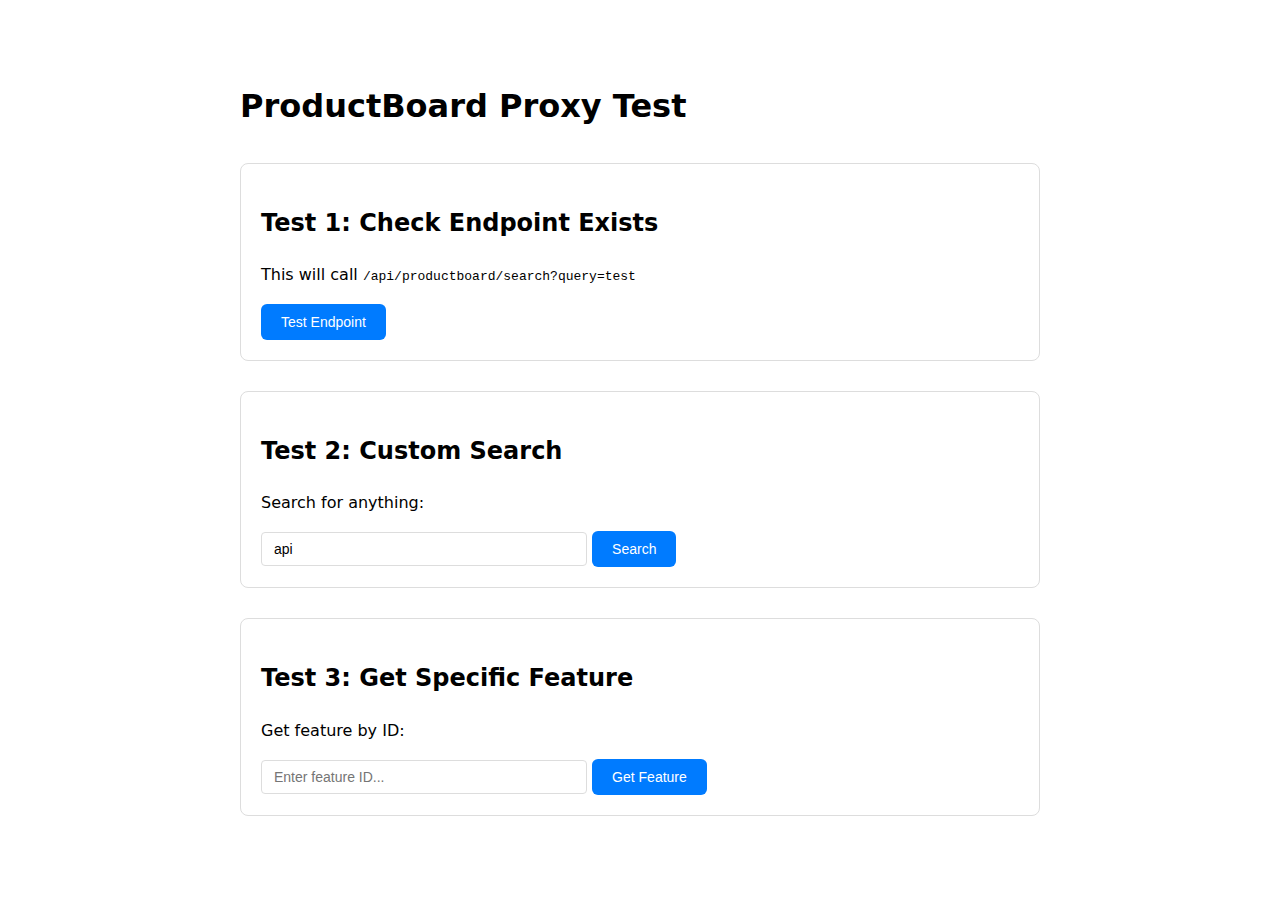
<file: _backup/test_productboard.html>
<!DOCTYPE html>
<html>
<head>
  <title>ProductBoard Proxy Test</title>
  <style>
    body {
      font-family: system-ui, -apple-system, sans-serif;
      max-width: 800px;
      margin: 40px auto;
      padding: 20px;
      line-height: 1.6;
    }
    .test-section {
      margin: 30px 0;
      padding: 20px;
      border: 1px solid #ddd;
      border-radius: 8px;
    }
    button {
      background: #007bff;
      color: white;
      border: none;
      padding: 10px 20px;
      border-radius: 6px;
      cursor: pointer;
      font-size: 14px;
    }
    button:hover {
      background: #0056b3;
    }
    .result {
      margin-top: 15px;
      padding: 15px;
      background: #f5f5f5;
      border-radius: 6px;
      white-space: pre-wrap;
      font-family: monospace;
      font-size: 12px;
    }
    .success { background: #d4edda; color: #155724; }
    .error { background: #f8d7da; color: #721c24; }
    input {
      padding: 8px 12px;
      border: 1px solid #ddd;
      border-radius: 4px;
      font-size: 14px;
      width: 300px;
    }
  </style>
</head>
<body>
  <h1>ProductBoard Proxy Test</h1>
  
  <div class="test-section">
    <h2>Test 1: Check Endpoint Exists</h2>
    <p>This will call <code>/api/productboard/search?query=test</code></p>
    <button onclick="testEndpoint()">Test Endpoint</button>
    <div id="result1" class="result" style="display:none;"></div>
  </div>

  <div class="test-section">
    <h2>Test 2: Custom Search</h2>
    <p>Search for anything:</p>
    <input type="text" id="searchInput" placeholder="Enter search term..." value="api">
    <button onclick="testSearch()">Search</button>
    <div id="result2" class="result" style="display:none;"></div>
  </div>

  <div class="test-section">
    <h2>Test 3: Get Specific Feature</h2>
    <p>Get feature by ID:</p>
    <input type="text" id="featureId" placeholder="Enter feature ID...">
    <button onclick="testGetFeature()">Get Feature</button>
    <div id="result3" class="result" style="display:none;"></div>
  </div>

  <script>
    async function testEndpoint() {
      const result = document.getElementById('result1');
      result.style.display = 'block';
      result.innerHTML = 'Testing...';
      result.className = 'result';
      
      try {
        console.log('[Test] Calling /api/productboard/search?query=test');
        const response = await fetch('/api/productboard/search?query=test');
        
        console.log('[Test] Response status:', response.status);
        console.log('[Test] Response ok:', response.ok);
        
        const text = await response.text();
        console.log('[Test] Response text:', text);
        
        if (!response.ok) {
          throw new Error(`HTTP ${response.status}: ${text}`);
        }
        
        const data = JSON.parse(text);
        
        result.className = 'result success';
        result.innerHTML = `✅ SUCCESS!

Status: ${response.status}
Response: ${JSON.stringify(data, null, 2)}

Features found: ${data.data ? data.data.length : 0}`;
        
      } catch (error) {
        console.error('[Test] Error:', error);
        result.className = 'result error';
        result.innerHTML = `❌ ERROR!

${error.message}

Possible issues:
1. Endpoint doesn't exist (404)
2. Not authenticated (401)
3. Server error (500)
4. Token not configured

Check browser console for details.`;
      }
    }

    async function testSearch() {
      const query = document.getElementById('searchInput').value;
      const result = document.getElementById('result2');
      result.style.display = 'block';
      result.innerHTML = 'Searching...';
      result.className = 'result';
      
      if (!query) {
        result.className = 'result error';
        result.innerHTML = 'Please enter a search term';
        return;
      }
      
      try {
        console.log('[Test] Searching for:', query);
        const response = await fetch(`/api/productboard/search?query=${encodeURIComponent(query)}`);
        
        console.log('[Test] Response status:', response.status);
        
        const text = await response.text();
        console.log('[Test] Response:', text);
        
        if (!response.ok) {
          throw new Error(`HTTP ${response.status}: ${text}`);
        }
        
        const data = JSON.parse(text);
        
        if (!data.data || data.data.length === 0) {
          result.className = 'result';
          result.innerHTML = `No features found for "${query}"

Try searching for:
- "auth"
- "api"
- "sso"
- Common feature keywords`;
          return;
        }
        
        result.className = 'result success';
        result.innerHTML = `✅ Found ${data.data.length} features!

${data.data.map(f => `• ${f.title} (${f.status})`).join('\n')}

Full response:
${JSON.stringify(data, null, 2)}`;
        
      } catch (error) {
        console.error('[Test] Error:', error);
        result.className = 'result error';
        result.innerHTML = `❌ ERROR!

${error.message}`;
      }
    }

    async function testGetFeature() {
      const featureId = document.getElementById('featureId').value;
      const result = document.getElementById('result3');
      result.style.display = 'block';
      result.innerHTML = 'Fetching...';
      result.className = 'result';
      
      if (!featureId) {
        result.className = 'result error';
        result.innerHTML = 'Please enter a feature ID';
        return;
      }
      
      try {
        console.log('[Test] Getting feature:', featureId);
        const response = await fetch(`/api/productboard/features/${featureId}`);
        
        console.log('[Test] Response status:', response.status);
        
        const text = await response.text();
        console.log('[Test] Response:', text);
        
        if (!response.ok) {
          throw new Error(`HTTP ${response.status}: ${text}`);
        }
        
        const data = JSON.parse(text);
        
        result.className = 'result success';
        result.innerHTML = `✅ SUCCESS!

Feature: ${data.title}
Status: ${data.status}
Release: ${data.release || 'Not set'}

Full response:
${JSON.stringify(data, null, 2)}`;
        
      } catch (error) {
        console.error('[Test] Error:', error);
        result.className = 'result error';
        result.innerHTML = `❌ ERROR!

${error.message}`;
      }
    }
    
    // Auto-test on page load
    console.log('[ProductBoard Test] Page loaded');
    console.log('[ProductBoard Test] Click buttons to test endpoints');
  </script>
</body>
</html>
</file>
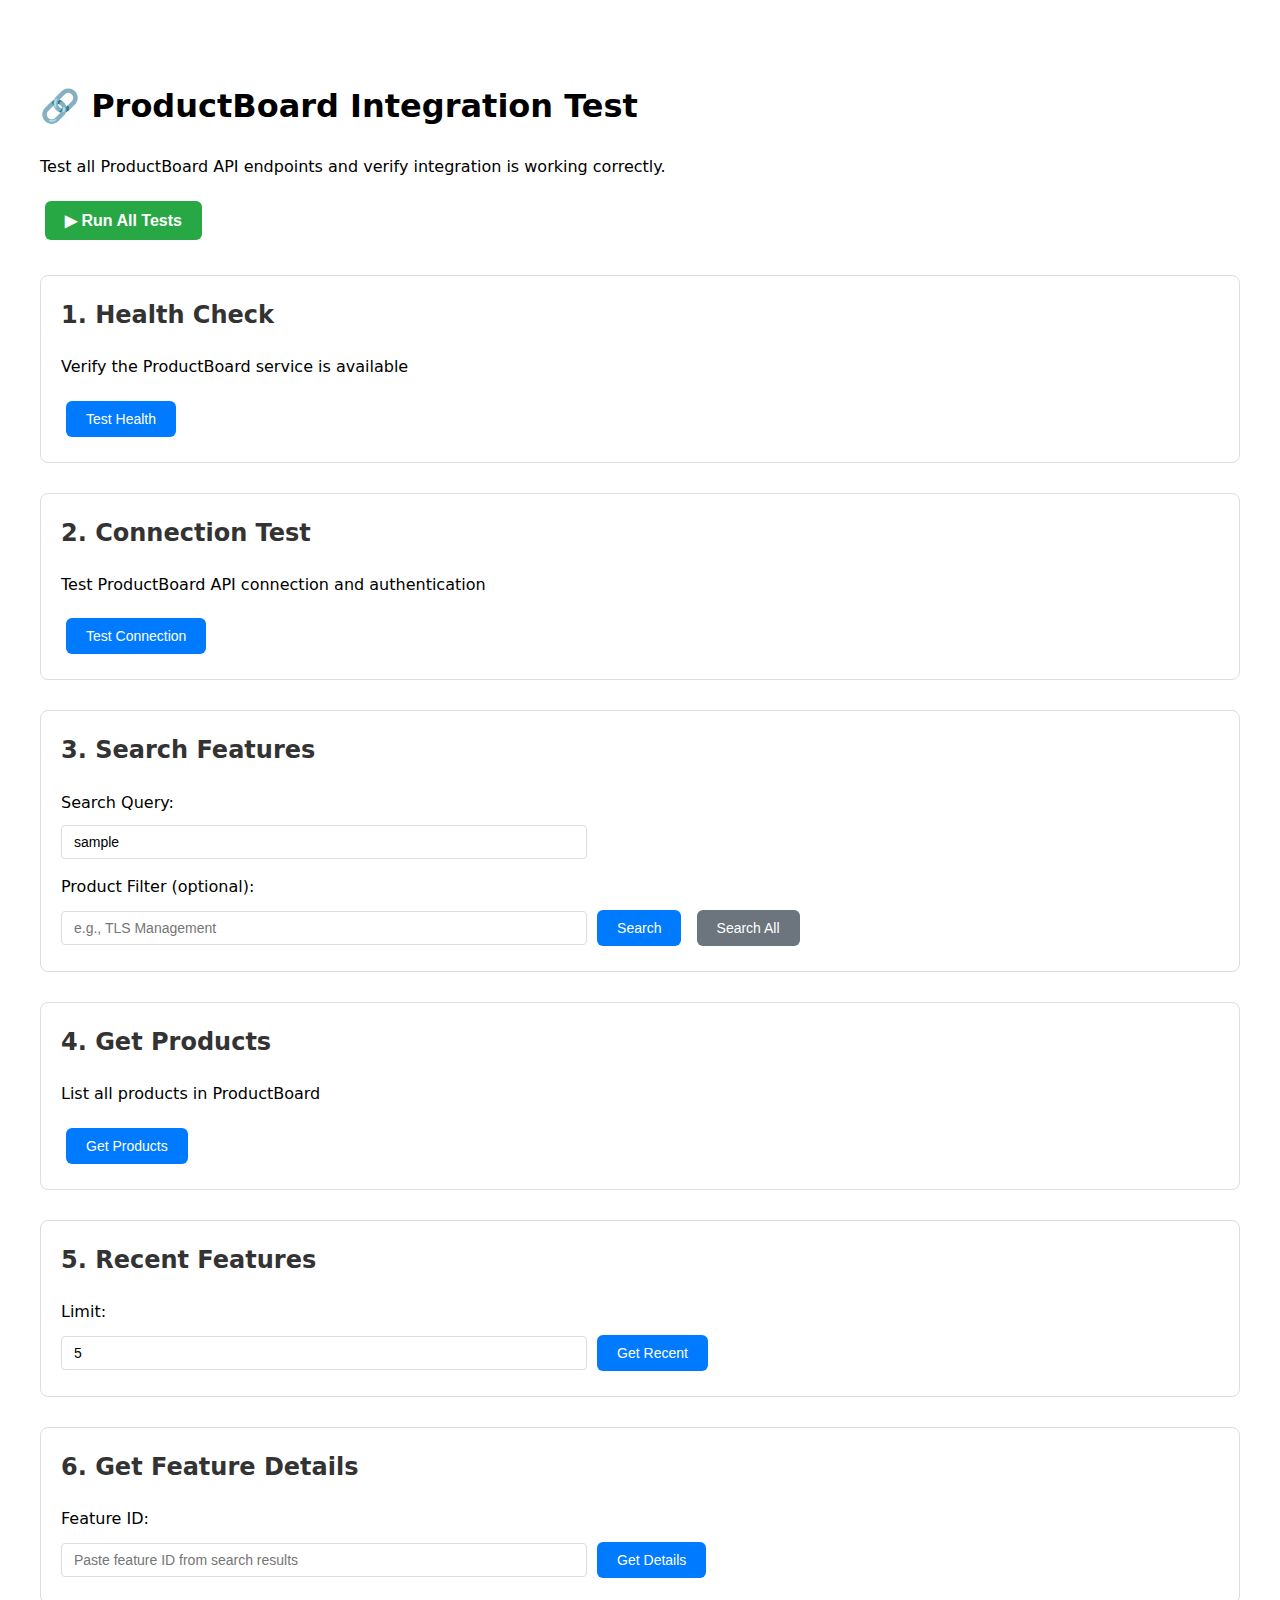
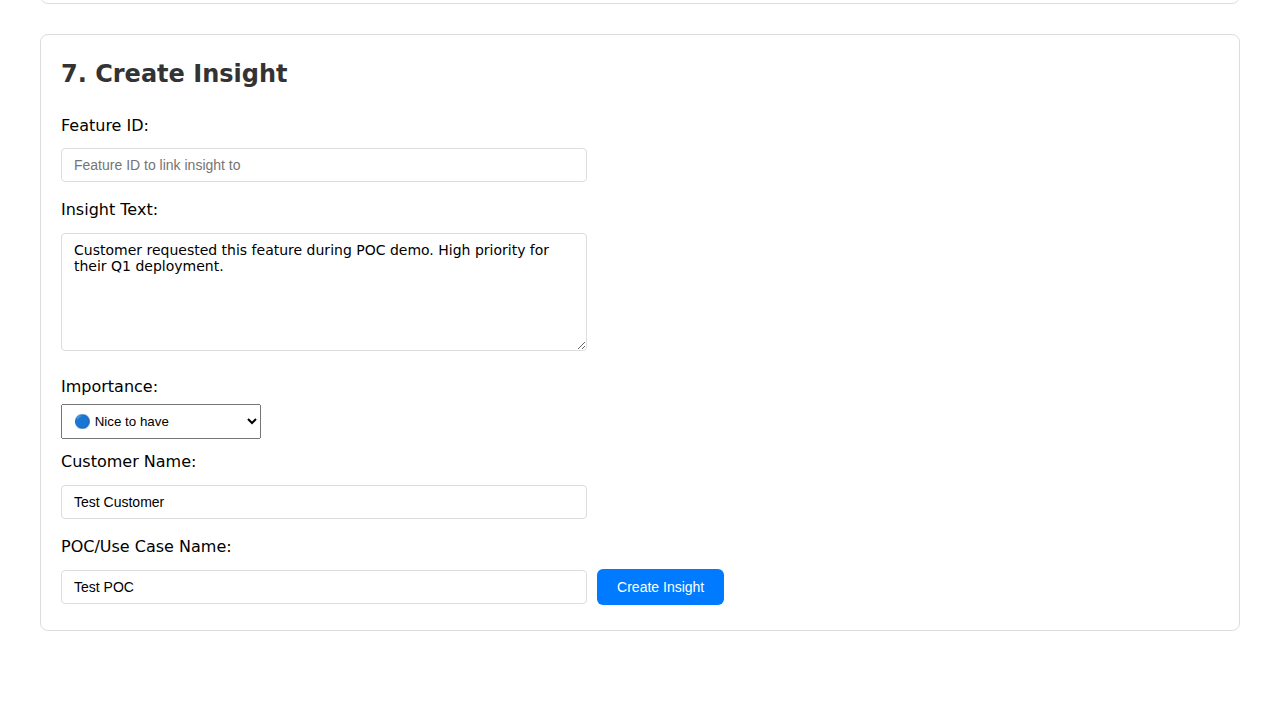
<file: pb_public/productboard_test.html>
<!DOCTYPE html>
<html lang="en">
<head>
  <meta charset="utf-8">
  <title>ProductBoard Integration Test</title>
  <style>
    body {
      font-family: system-ui, -apple-system, sans-serif;
      max-width: 1200px;
      margin: 40px auto;
      padding: 20px;
      line-height: 1.6;
    }
    .test-section {
      margin: 30px 0;
      padding: 20px;
      border: 1px solid #ddd;
      border-radius: 8px;
    }
    .test-section h2 {
      margin-top: 0;
      color: #333;
    }
    button {
      background: #007bff;
      color: white;
      border: none;
      padding: 10px 20px;
      border-radius: 6px;
      cursor: pointer;
      font-size: 14px;
      margin: 5px;
    }
    button:hover {
      background: #0056b3;
    }
    button.secondary {
      background: #6c757d;
    }
    button.secondary:hover {
      background: #545b62;
    }
    .result {
      margin-top: 15px;
      padding: 15px;
      background: #f5f5f5;
      border-radius: 6px;
      white-space: pre-wrap;
      font-family: monospace;
      font-size: 12px;
      max-height: 400px;
      overflow-y: auto;
    }
    .success { background: #d4edda; color: #155724; }
    .error { background: #f8d7da; color: #721c24; }
    .info { background: #d1ecf1; color: #0c5460; }
    input, textarea {
      padding: 8px 12px;
      border: 1px solid #ddd;
      border-radius: 4px;
      font-size: 14px;
      width: 100%;
      max-width: 500px;
      margin: 5px 0;
    }
    textarea {
      min-height: 100px;
      font-family: inherit;
    }
    label {
      display: block;
      margin: 10px 0 5px 0;
      font-weight: 500;
    }
    .grid {
      display: grid;
      grid-template-columns: repeat(auto-fit, minmax(300px, 1fr));
      gap: 15px;
      margin-top: 15px;
    }
    .feature-card {
      padding: 15px;
      border: 1px solid #ddd;
      border-radius: 6px;
      background: white;
    }
    .feature-card h4 {
      margin: 0 0 10px 0;
      color: #007bff;
    }
    .feature-card .status {
      display: inline-block;
      padding: 4px 8px;
      border-radius: 4px;
      font-size: 12px;
      background: #e9ecef;
      margin: 5px 5px 5px 0;
    }
    .all-tests {
      background: #28a745;
      font-size: 16px;
      font-weight: 600;
    }
    .all-tests:hover {
      background: #218838;
    }
  </style>
</head>
<body>
  <h1>🔗 ProductBoard Integration Test</h1>
  <p>Test all ProductBoard API endpoints and verify integration is working correctly.</p>

  <button class="all-tests" onclick="runAllTests()">▶ Run All Tests</button>
  
  <div class="test-section">
    <h2>1. Health Check</h2>
    <p>Verify the ProductBoard service is available</p>
    <button onclick="testHealth()">Test Health</button>
    <div id="result1" class="result" style="display:none;"></div>
  </div>

  <div class="test-section">
    <h2>2. Connection Test</h2>
    <p>Test ProductBoard API connection and authentication</p>
    <button onclick="testConnection()">Test Connection</button>
    <div id="result2" class="result" style="display:none;"></div>
  </div>

  <div class="test-section">
    <h2>3. Search Features</h2>
    <label>Search Query:</label>
    <input type="text" id="searchQuery" placeholder="e.g., sample, automation" value="sample">
    <label>Product Filter (optional):</label>
    <input type="text" id="productFilter" placeholder="e.g., TLS Management">
    <button onclick="testSearch()">Search</button>
    <button class="secondary" onclick="testSearchEmpty()">Search All</button>
    <div id="result3" class="result" style="display:none;"></div>
  </div>

  <div class="test-section">
    <h2>4. Get Products</h2>
    <p>List all products in ProductBoard</p>
    <button onclick="testProducts()">Get Products</button>
    <div id="result4" class="result" style="display:none;"></div>
  </div>

  <div class="test-section">
    <h2>5. Recent Features</h2>
    <label>Limit:</label>
    <input type="number" id="recentLimit" value="5" min="1" max="20">
    <button onclick="testRecent()">Get Recent</button>
    <div id="result5" class="result" style="display:none;"></div>
  </div>

  <div class="test-section">
    <h2>6. Get Feature Details</h2>
    <label>Feature ID:</label>
    <input type="text" id="featureId" placeholder="Paste feature ID from search results">
    <button onclick="testFeatureDetails()">Get Details</button>
    <div id="result6" class="result" style="display:none;"></div>
  </div>

  <div class="test-section">
    <h2>7. Create Insight</h2>
    <label>Feature ID:</label>
    <input type="text" id="insightFeatureId" placeholder="Feature ID to link insight to">
    <label>Insight Text:</label>
    <textarea id="insightText" placeholder="Describe the customer need or feedback...">Customer requested this feature during POC demo. High priority for their Q1 deployment.</textarea>
    <label>Importance:</label>
    <select id="importance" style="padding: 8px; width: 200px;">
      <option value="critical">🔴 Critical</option>
      <option value="important">🟡 Important</option>
      <option value="nice_to_have" selected>🔵 Nice to have</option>
      <option value="not_important">⚪ Not important</option>
      <option value="unknown">❓ Unknown</option>
    </select>
    <label>Customer Name:</label>
    <input type="text" id="customerName" value="Test Customer">
    <label>POC/Use Case Name:</label>
    <input type="text" id="pocName" value="Test POC">
    <button onclick="testCreateInsight()">Create Insight</button>
    <div id="result7" class="result" style="display:none;"></div>
  </div>

  <script>
    let testResults = {
      health: null,
      connection: null,
      search: null,
      products: null,
      recent: null,
      feature: null,
      insight: null
    };

    async function runAllTests() {
      console.log('[Test Suite] Running all tests...');
      await testHealth();
      await new Promise(r => setTimeout(r, 500));
      await testConnection();
      await new Promise(r => setTimeout(r, 500));
      await testProducts();
      await new Promise(r => setTimeout(r, 500));
      await testRecent();
      await new Promise(r => setTimeout(r, 500));
      document.getElementById('searchQuery').value = 'sample';
      await testSearch();
      
      // Show summary
      const passed = Object.values(testResults).filter(r => r === true).length;
      const total = Object.keys(testResults).length - 2; // Exclude feature and insight
      alert(`✅ Test Suite Complete!\n\nPassed: ${passed}/${total} tests\n\nCheck individual test sections for details.`);
    }

    async function testHealth() {
      const result = document.getElementById('result1');
      result.style.display = 'block';
      result.innerHTML = 'Testing...';
      result.className = 'result';
      
      try {
        const response = await fetch('/api/productboard/health');
        const data = await response.json();
        
        if (response.ok && data.status === 'ok') {
          result.className = 'result success';
          result.innerHTML = `✅ HEALTH CHECK PASSED

Status: ${data.status}
Version: ${data.version}
Service: ${data.service}

Response:
${JSON.stringify(data, null, 2)}`;
          testResults.health = true;
        } else {
          throw new Error('Unexpected response');
        }
      } catch (error) {
        result.className = 'result error';
        result.innerHTML = `❌ HEALTH CHECK FAILED

${error.message}`;
        testResults.health = false;
      }
    }

    async function testConnection() {
      const result = document.getElementById('result2');
      result.style.display = 'block';
      result.innerHTML = 'Testing ProductBoard API connection...';
      result.className = 'result';
      
      try {
        const response = await fetch('/api/productboard/test');
        const data = await response.json();
        
        if (!response.ok) {
          throw new Error(`HTTP ${response.status}: ${JSON.stringify(data)}`);
        }
        
        result.className = 'result success';
        result.innerHTML = `✅ CONNECTION TEST PASSED

${data.message}
Total Features: ${data.totalFeatures}
Sample Features:
${data.samples.map((s, i) => `  ${i + 1}. ${s}`).join('\n')}

Full Response:
${JSON.stringify(data, null, 2)}`;
        testResults.connection = true;
      } catch (error) {
        result.className = 'result error';
        result.innerHTML = `❌ CONNECTION TEST FAILED

${error.message}`;
        testResults.connection = false;
      }
    }

    async function testSearch() {
      const query = document.getElementById('searchQuery').value;
      const product = document.getElementById('productFilter').value;
      const result = document.getElementById('result3');
      
      result.style.display = 'block';
      result.innerHTML = 'Searching...';
      result.className = 'result';
      
      if (!query) {
        result.className = 'result error';
        result.innerHTML = '❌ Please enter a search query';
        return;
      }
      
      try {
        let url = `/api/productboard/search?query=${encodeURIComponent(query)}`;
        if (product) {
          url += `&product=${encodeURIComponent(product)}`;
        }
        
        const response = await fetch(url);
        const data = await response.json();
        
        if (!response.ok) {
          throw new Error(`HTTP ${response.status}: ${JSON.stringify(data)}`);
        }
        
        const features = data.data || [];
        
        if (features.length === 0) {
          result.className = 'result info';
          result.innerHTML = `ℹ️ NO RESULTS

No features found for query: "${query}"${product ? ` in product "${product}"` : ''}

Try:
- Different search terms
- Removing product filter
- Searching for "sample"`;
          testResults.search = true; // Still passes, just no results
          return;
        }
        
        result.className = 'result success';
        result.innerHTML = `✅ SEARCH SUCCESSFUL

Found ${features.length} feature(s)

Results:
${features.map((f, i) => `
${i + 1}. ${f.title}
   ID: ${f.id}
   Status: ${f.status}
   Product: ${f.product || '(none)'}
   Owner: ${f.owner}
   URL: ${f.url}
`).join('\n')}

Tip: Copy a feature ID above to test "Get Feature Details"`;
        testResults.search = true;
        
        // Auto-fill first feature ID for testing
        if (features.length > 0) {
          document.getElementById('featureId').value = features[0].id;
          document.getElementById('insightFeatureId').value = features[0].id;
        }
      } catch (error) {
        result.className = 'result error';
        result.innerHTML = `❌ SEARCH FAILED

${error.message}`;
        testResults.search = false;
      }
    }

    async function testSearchEmpty() {
      document.getElementById('searchQuery').value = '';
      document.getElementById('productFilter').value = '';
      await testSearch();
    }

    async function testProducts() {
      const result = document.getElementById('result4');
      result.style.display = 'block';
      result.innerHTML = 'Loading products...';
      result.className = 'result';
      
      try {
        const response = await fetch('/api/productboard/products');
        const data = await response.json();
        
        if (!response.ok) {
          throw new Error(`HTTP ${response.status}: ${JSON.stringify(data)}`);
        }
        
        const products = data.data || [];
        
        if (products.length === 0) {
          result.className = 'result info';
          result.innerHTML = `ℹ️ NO PRODUCTS

No products found in ProductBoard.
This could mean:
- Features don't have products assigned
- ProductBoard is empty
- API returned no data`;
          testResults.products = true;
          return;
        }
        
        result.className = 'result success';
        result.innerHTML = `✅ PRODUCTS LOADED

Found ${products.length} product(s):

${products.map((p, i) => `${i + 1}. ${p}`).join('\n')}`;
        testResults.products = true;
      } catch (error) {
        result.className = 'result error';
        result.innerHTML = `❌ PRODUCTS FAILED

${error.message}`;
        testResults.products = false;
      }
    }

    async function testRecent() {
      const limit = parseInt(document.getElementById('recentLimit').value);
      const result = document.getElementById('result5');
      
      result.style.display = 'block';
      result.innerHTML = 'Loading recent features...';
      result.className = 'result';
      
      try {
        const response = await fetch(`/api/productboard/recent?limit=${limit}`);
        const data = await response.json();
        
        if (!response.ok) {
          throw new Error(`HTTP ${response.status}: ${JSON.stringify(data)}`);
        }
        
        const features = data.data || [];
        
        result.className = 'result success';
        result.innerHTML = `✅ RECENT FEATURES LOADED

Found ${features.length} recent feature(s):

${features.map((f, i) => `
${i + 1}. ${f.title}
   Status: ${f.status}
   Product: ${f.product || '(none)'}
   Updated: ${new Date(f.updatedAt).toLocaleString()}
`).join('\n')}`;
        testResults.recent = true;
      } catch (error) {
        result.className = 'result error';
        result.innerHTML = `❌ RECENT FEATURES FAILED

${error.message}`;
        testResults.recent = false;
      }
    }

    async function testFeatureDetails() {
      const featureId = document.getElementById('featureId').value;
      const result = document.getElementById('result6');
      
      result.style.display = 'block';
      result.innerHTML = 'Loading feature details...';
      result.className = 'result';
      
      if (!featureId) {
        result.className = 'result error';
        result.innerHTML = '❌ Please enter a feature ID';
        return;
      }
      
      try {
        const response = await fetch(`/api/productboard/features/${featureId}`);
        const data = await response.json();
        
        if (!response.ok) {
          throw new Error(`HTTP ${response.status}: ${JSON.stringify(data)}`);
        }
        
        result.className = 'result success';
        result.innerHTML = `✅ FEATURE DETAILS LOADED

Title: ${data.title}
Status: ${data.status}
Type: ${data.type || 'N/A'}
Product: ${data.product || '(none)'}
Owner: ${data.owner}
Release: ${data.release || '(none)'}
Release Date: ${data.releaseDate || '(none)'}
Updated: ${new Date(data.updatedAt).toLocaleString()}

Description:
${data.description || '(no description)'}

URL: ${data.url}

Full Response:
${JSON.stringify(data, null, 2)}`;
        testResults.feature = true;
      } catch (error) {
        result.className = 'result error';
        result.innerHTML = `❌ GET FEATURE DETAILS FAILED

${error.message}`;
        testResults.feature = false;
      }
    }

    async function testCreateInsight() {
      const featureId = document.getElementById('insightFeatureId').value;
      const insightText = document.getElementById('insightText').value;
      const importance = document.getElementById('importance').value;
      const customerName = document.getElementById('customerName').value;
      const pocName = document.getElementById('pocName').value;
      const result = document.getElementById('result7');
      
      result.style.display = 'block';
      result.innerHTML = 'Creating insight...';
      result.className = 'result';
      
      if (!insightText.trim()) {
        result.className = 'result error';
        result.innerHTML = '❌ Please enter insight text';
        return;
      }
      
      try {
        const response = await fetch('/api/productboard/insights', {
          method: 'POST',
          headers: { 'Content-Type': 'application/json' },
          body: JSON.stringify({
            featureId,
            insightText,
            importance,
            customerName,
            pocName
          })
        });
        
        const data = await response.json();
        
        if (!response.ok) {
          throw new Error(`HTTP ${response.status}: ${JSON.stringify(data)}`);
        }
        
        result.className = 'result success';
        result.innerHTML = `✅ INSIGHT CREATED SUCCESSFULLY

${data.message}
Insight ID: ${data.insightId}
${featureId ? `Linked to Feature: ${featureId}` : 'No feature link (no feature ID provided)'}

You can view this insight in ProductBoard!

Response:
${JSON.stringify(data, null, 2)}`;
        testResults.insight = true;
      } catch (error) {
        result.className = 'result error';
        result.innerHTML = `❌ CREATE INSIGHT FAILED

${error.message}`;
        testResults.insight = false;
      }
    }
  </script>
</body>
</html>
</file>
